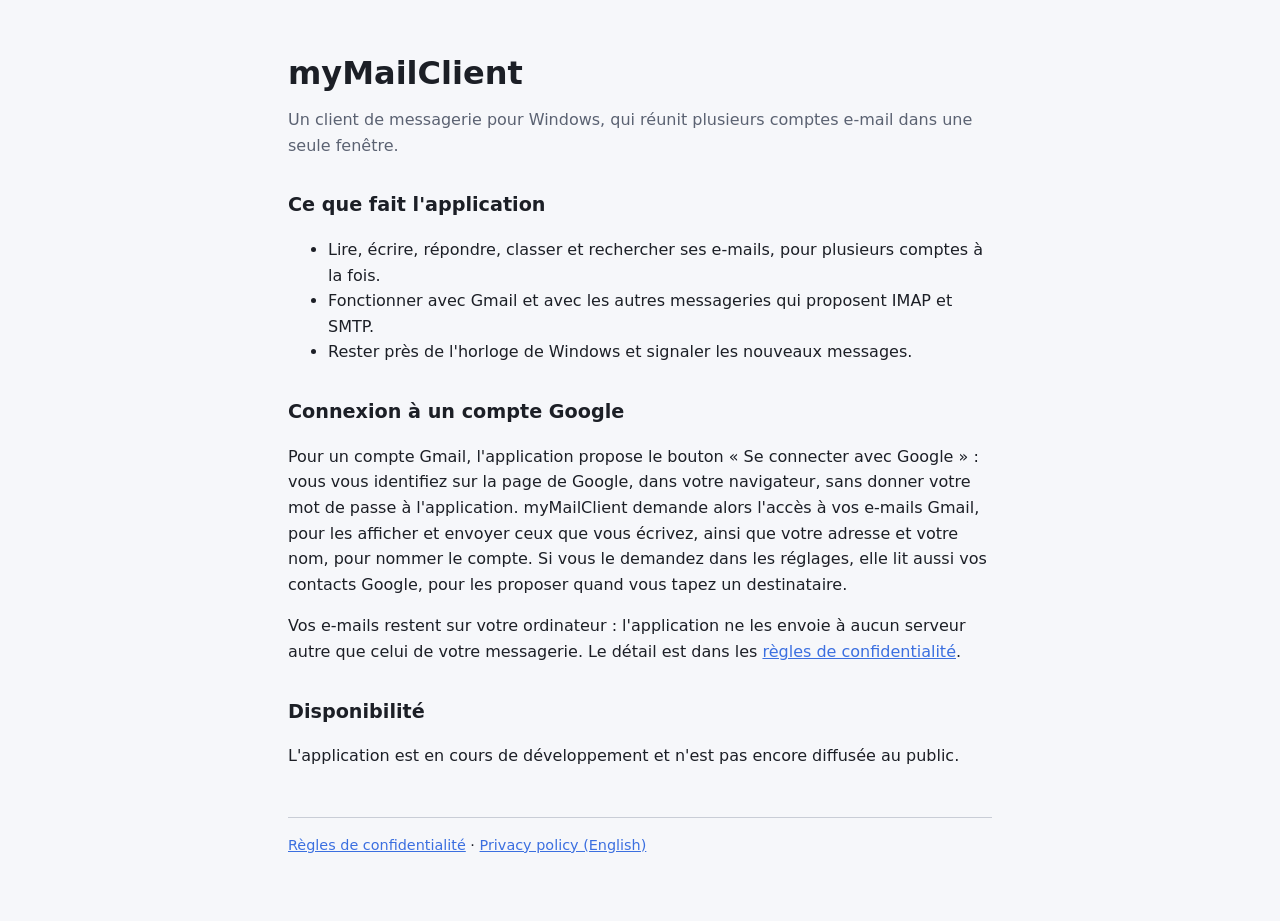
<file: index.html>
<!doctype html>
<html lang="fr">
<head>
<meta charset="utf-8">
<meta name="viewport" content="width=device-width, initial-scale=1">
<title>myMailClient</title>
<link rel="stylesheet" href="style.css">
</head>
<body>
<main>
<h1>myMailClient</h1>
<p class="lead">Un client de messagerie pour Windows, qui réunit plusieurs comptes e-mail dans une seule fenêtre.</p>

<h2>Ce que fait l'application</h2>
<ul>
<li>Lire, écrire, répondre, classer et rechercher ses e-mails, pour plusieurs comptes à la fois.</li>
<li>Fonctionner avec Gmail et avec les autres messageries qui proposent IMAP et SMTP.</li>
<li>Rester près de l'horloge de Windows et signaler les nouveaux messages.</li>
</ul>

<h2>Connexion à un compte Google</h2>
<p>Pour un compte Gmail, l'application propose le bouton « Se connecter avec Google » : vous vous identifiez sur la page de Google, dans votre navigateur, sans donner votre mot de passe à l'application. myMailClient demande alors l'accès à vos e-mails Gmail, pour les afficher et envoyer ceux que vous écrivez, ainsi que votre adresse et votre nom, pour nommer le compte. Si vous le demandez dans les réglages, elle lit aussi vos contacts Google, pour les proposer quand vous tapez un destinataire.</p>
<p>Vos e-mails restent sur votre ordinateur : l'application ne les envoie à aucun serveur autre que celui de votre messagerie. Le détail est dans les <a href="privacy.html">règles de confidentialité</a>.</p>

<h2>Disponibilité</h2>
<p>L'application est en cours de développement et n'est pas encore diffusée au public.</p>

<footer>
<a href="privacy.html">Règles de confidentialité</a> · <a href="privacy.html#en">Privacy policy (English)</a>
</footer>
</main>
</body>
</html>
</file>
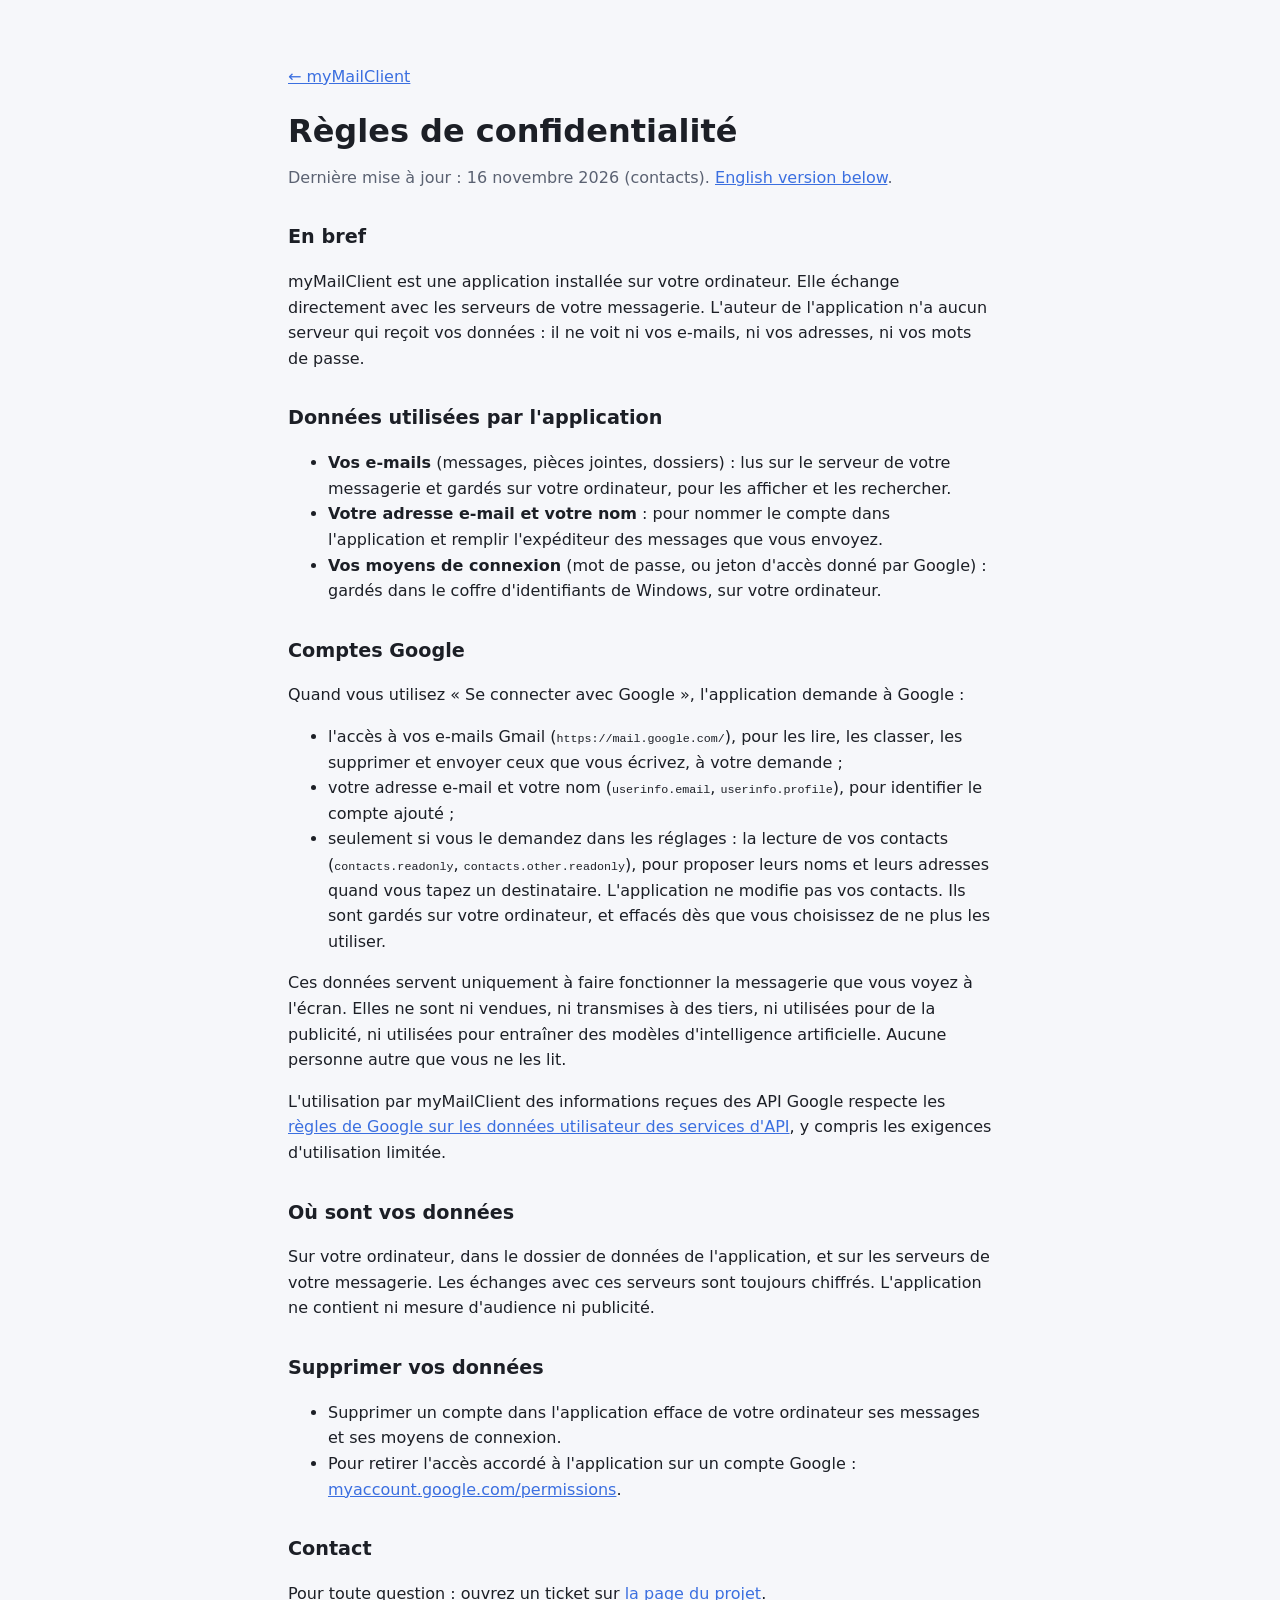
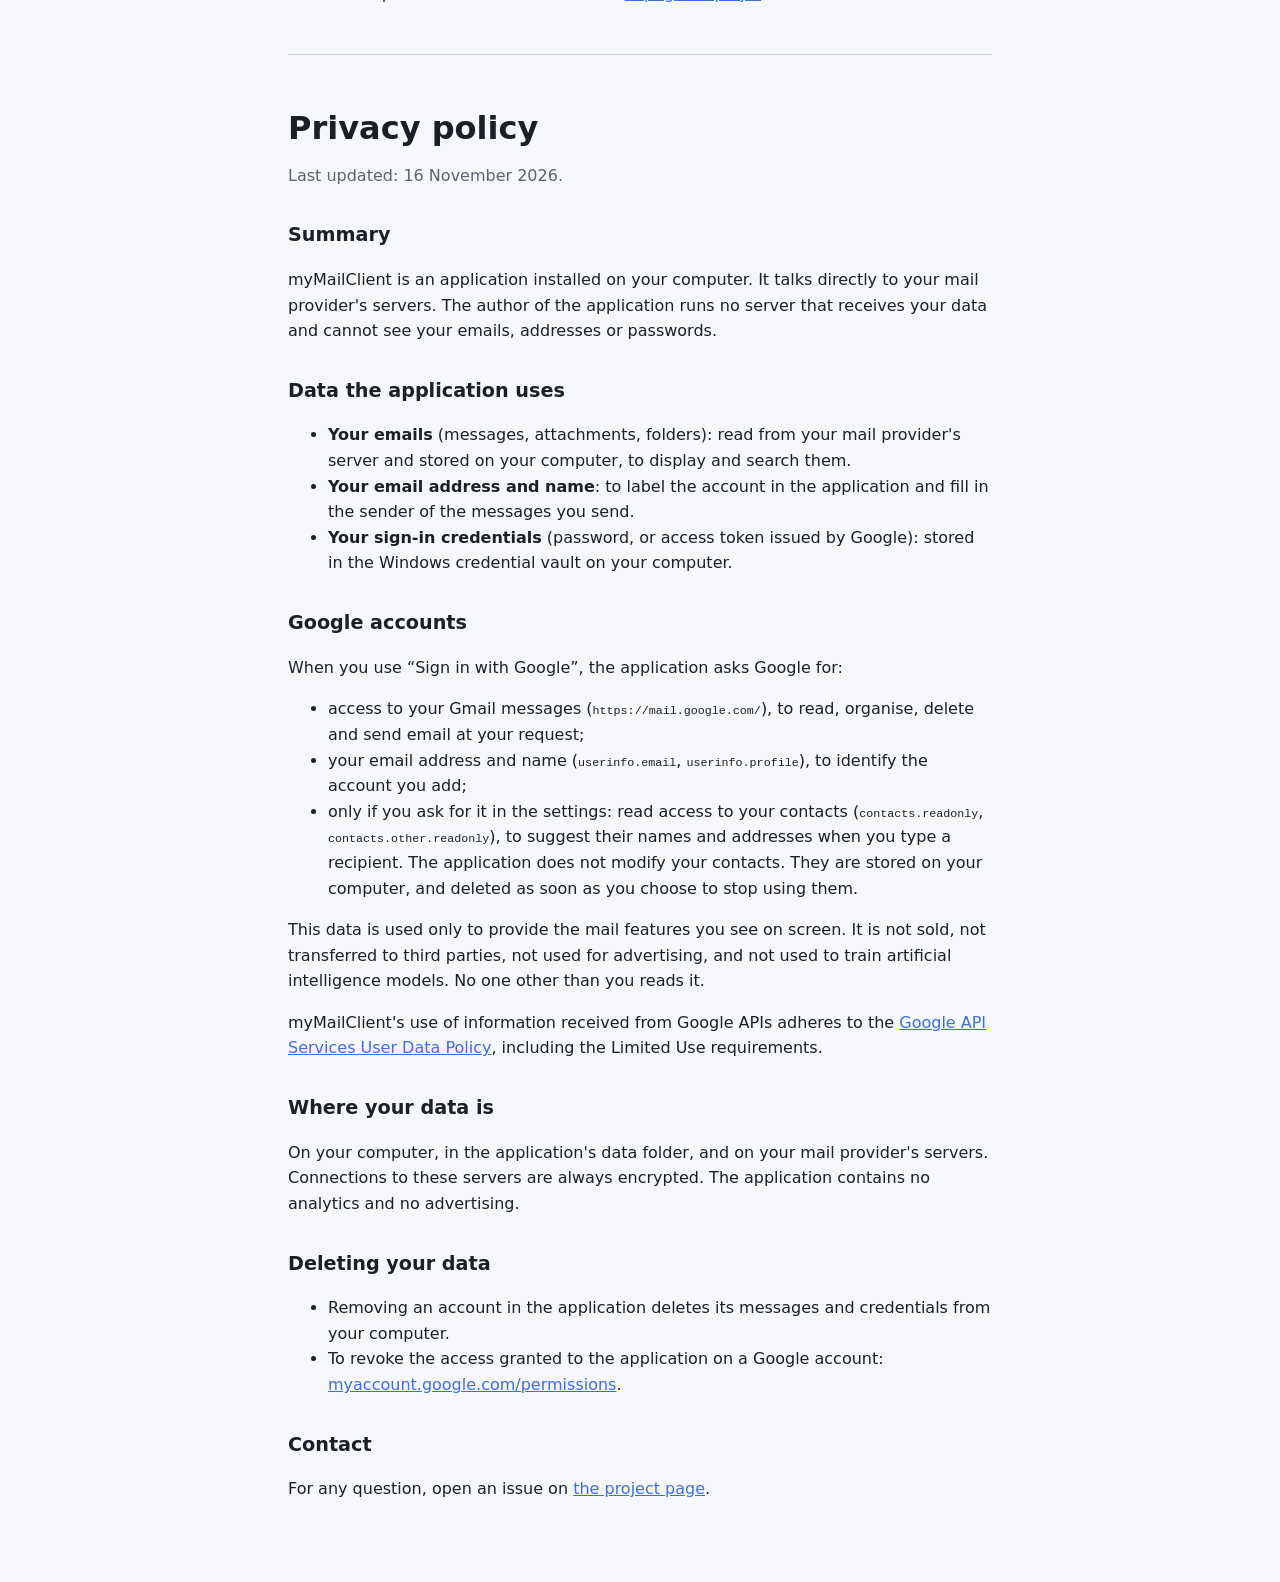
<file: privacy.html>
<!doctype html>
<html lang="fr">
<head>
<meta charset="utf-8">
<meta name="viewport" content="width=device-width, initial-scale=1">
<title>myMailClient : règles de confidentialité</title>
<link rel="stylesheet" href="style.css">
</head>
<body>
<main>
<p><a href="./">← myMailClient</a></p>
<h1>Règles de confidentialité</h1>
<p class="lead">Dernière mise à jour : 16 novembre 2026 (contacts). <a href="#en">English version below</a>.</p>

<h2>En bref</h2>
<p>myMailClient est une application installée sur votre ordinateur. Elle échange directement avec les serveurs de votre messagerie. L'auteur de l'application n'a aucun serveur qui reçoit vos données : il ne voit ni vos e-mails, ni vos adresses, ni vos mots de passe.</p>

<h2>Données utilisées par l'application</h2>
<ul>
<li><strong>Vos e-mails</strong> (messages, pièces jointes, dossiers) : lus sur le serveur de votre messagerie et gardés sur votre ordinateur, pour les afficher et les rechercher.</li>
<li><strong>Votre adresse e-mail et votre nom</strong> : pour nommer le compte dans l'application et remplir l'expéditeur des messages que vous envoyez.</li>
<li><strong>Vos moyens de connexion</strong> (mot de passe, ou jeton d'accès donné par Google) : gardés dans le coffre d'identifiants de Windows, sur votre ordinateur.</li>
</ul>

<h2>Comptes Google</h2>
<p>Quand vous utilisez « Se connecter avec Google », l'application demande à Google :</p>
<ul>
<li>l'accès à vos e-mails Gmail (<code>https://mail.google.com/</code>), pour les lire, les classer, les supprimer et envoyer ceux que vous écrivez, à votre demande ;</li>
<li>votre adresse e-mail et votre nom (<code>userinfo.email</code>, <code>userinfo.profile</code>), pour identifier le compte ajouté ;</li>
<li>seulement si vous le demandez dans les réglages : la lecture de vos contacts (<code>contacts.readonly</code>, <code>contacts.other.readonly</code>), pour proposer leurs noms et leurs adresses quand vous tapez un destinataire. L'application ne modifie pas vos contacts. Ils sont gardés sur votre ordinateur, et effacés dès que vous choisissez de ne plus les utiliser.</li>
</ul>
<p>Ces données servent uniquement à faire fonctionner la messagerie que vous voyez à l'écran. Elles ne sont ni vendues, ni transmises à des tiers, ni utilisées pour de la publicité, ni utilisées pour entraîner des modèles d'intelligence artificielle. Aucune personne autre que vous ne les lit.</p>
<p>L'utilisation par myMailClient des informations reçues des API Google respecte les <a href="https://developers.google.com/terms/api-services-user-data-policy">règles de Google sur les données utilisateur des services d'API</a>, y compris les exigences d'utilisation limitée.</p>

<h2>Où sont vos données</h2>
<p>Sur votre ordinateur, dans le dossier de données de l'application, et sur les serveurs de votre messagerie. Les échanges avec ces serveurs sont toujours chiffrés. L'application ne contient ni mesure d'audience ni publicité.</p>

<h2>Supprimer vos données</h2>
<ul>
<li>Supprimer un compte dans l'application efface de votre ordinateur ses messages et ses moyens de connexion.</li>
<li>Pour retirer l'accès accordé à l'application sur un compte Google : <a href="https://myaccount.google.com/permissions">myaccount.google.com/permissions</a>.</li>
</ul>

<h2>Contact</h2>
<p>Pour toute question : ouvrez un ticket sur <a href="https://github.com/u2gilles/mymailclient-site/issues">la page du projet</a>.</p>

<hr>

<h1 id="en">Privacy policy</h1>
<p class="lead">Last updated: 16 November 2026.</p>

<h2>Summary</h2>
<p>myMailClient is an application installed on your computer. It talks directly to your mail provider's servers. The author of the application runs no server that receives your data and cannot see your emails, addresses or passwords.</p>

<h2>Data the application uses</h2>
<ul>
<li><strong>Your emails</strong> (messages, attachments, folders): read from your mail provider's server and stored on your computer, to display and search them.</li>
<li><strong>Your email address and name</strong>: to label the account in the application and fill in the sender of the messages you send.</li>
<li><strong>Your sign-in credentials</strong> (password, or access token issued by Google): stored in the Windows credential vault on your computer.</li>
</ul>

<h2>Google accounts</h2>
<p>When you use “Sign in with Google”, the application asks Google for:</p>
<ul>
<li>access to your Gmail messages (<code>https://mail.google.com/</code>), to read, organise, delete and send email at your request;</li>
<li>your email address and name (<code>userinfo.email</code>, <code>userinfo.profile</code>), to identify the account you add;</li>
<li>only if you ask for it in the settings: read access to your contacts (<code>contacts.readonly</code>, <code>contacts.other.readonly</code>), to suggest their names and addresses when you type a recipient. The application does not modify your contacts. They are stored on your computer, and deleted as soon as you choose to stop using them.</li>
</ul>
<p>This data is used only to provide the mail features you see on screen. It is not sold, not transferred to third parties, not used for advertising, and not used to train artificial intelligence models. No one other than you reads it.</p>
<p>myMailClient's use of information received from Google APIs adheres to the <a href="https://developers.google.com/terms/api-services-user-data-policy">Google API Services User Data Policy</a>, including the Limited Use requirements.</p>

<h2>Where your data is</h2>
<p>On your computer, in the application's data folder, and on your mail provider's servers. Connections to these servers are always encrypted. The application contains no analytics and no advertising.</p>

<h2>Deleting your data</h2>
<ul>
<li>Removing an account in the application deletes its messages and credentials from your computer.</li>
<li>To revoke the access granted to the application on a Google account: <a href="https://myaccount.google.com/permissions">myaccount.google.com/permissions</a>.</li>
</ul>

<h2>Contact</h2>
<p>For any question, open an issue on <a href="https://github.com/u2gilles/mymailclient-site/issues">the project page</a>.</p>
</main>
</body>
</html>
</file>
<file: style.css>
:root { color-scheme: light dark; }
body {
  margin: 0;
  font-family: system-ui, "Segoe UI", sans-serif;
  line-height: 1.6;
  background: #f6f7fa;
  color: #1c1f26;
}
main { max-width: 44rem; margin: 0 auto; padding: 3rem 1.25rem 4rem; }
h1 { font-size: 2rem; margin: 0 0 0.5rem; }
h2 { font-size: 1.2rem; margin: 2rem 0 0.5rem; }
.lead { color: #5b6272; margin-top: 0; }
a { color: #3b6fe0; }
code { font-size: 0.9em; }
hr { margin: 3rem 0; border: 0; border-top: 1px solid #c9cdd6; }
footer { margin-top: 3rem; padding-top: 1rem; border-top: 1px solid #c9cdd6; font-size: 0.9rem; }
@media (prefers-color-scheme: dark) {
  body { background: #0c0d11; color: #e4e7ee; }
  .lead { color: #9aa1b1; }
  a { color: #7ea2f5; }
  hr, footer { border-color: #2a2e39; }
}
</file>
